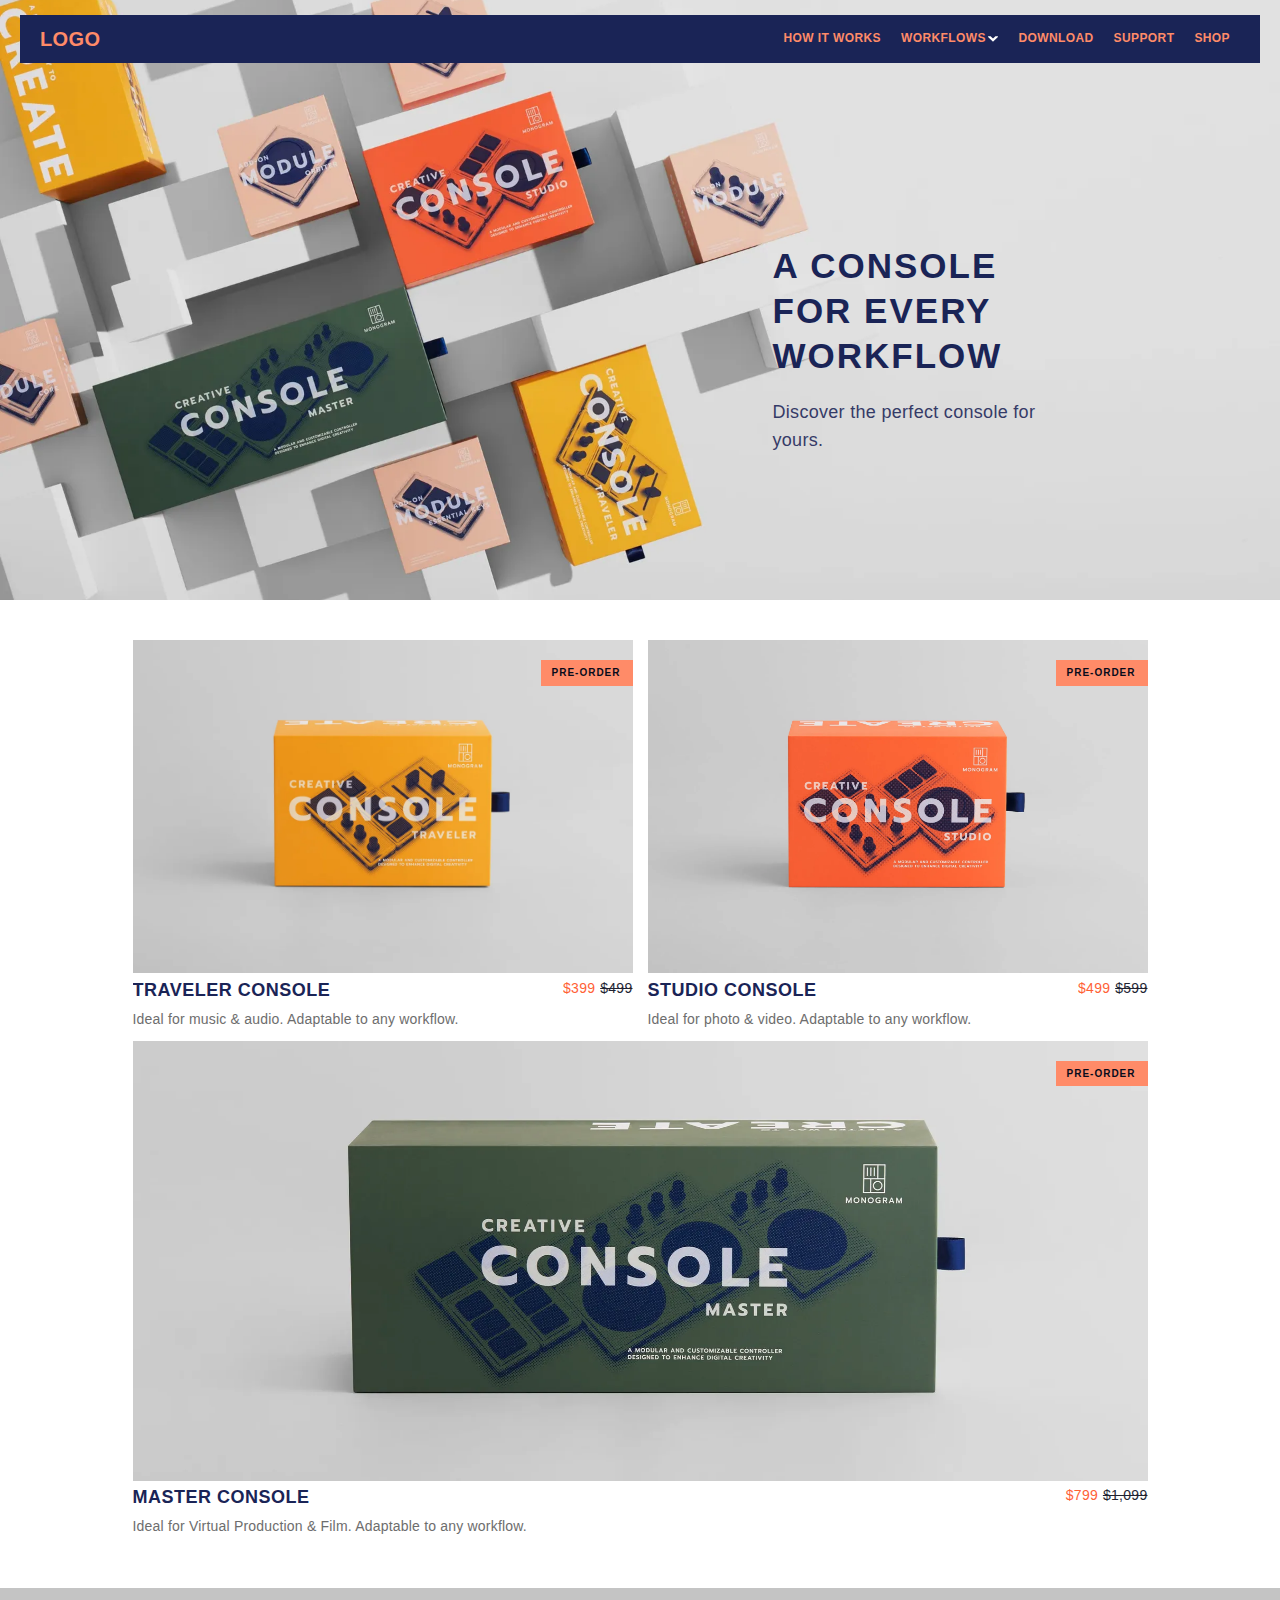
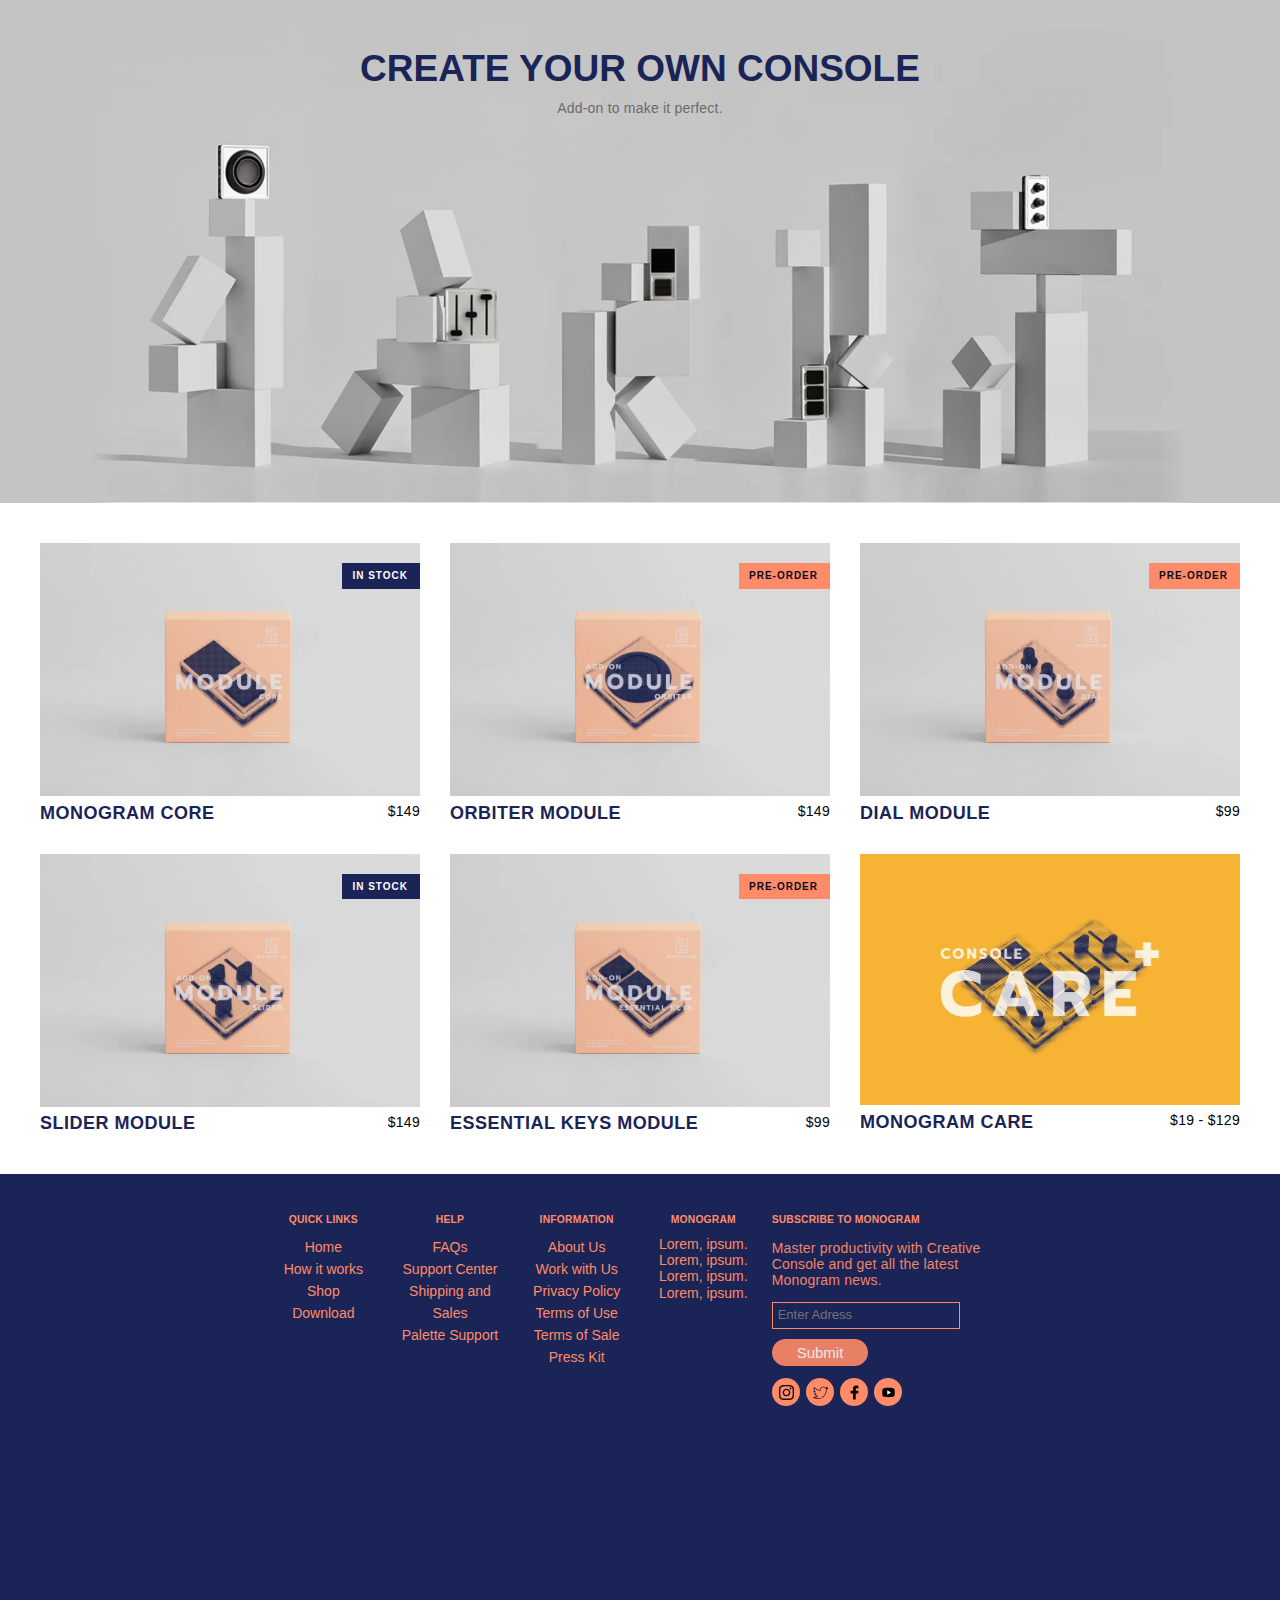
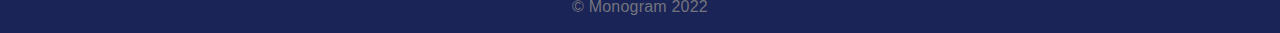
<file: index.html>
<!DOCTYPE html>
<html lang="en">
  <head>
    <meta charset="UTF-8" />
    <meta http-equiv="X-UA-Compatible" content="IE=edge" />
    <meta name="viewport" content="width=device-width, initial-scale=1.0" />
    <title>Document</title>
    <link rel="stylesheet" href="CSS/normalize.css" />
    <link rel="stylesheet" href="CSS/style.css" />
  </head>
  <body>
    <div class="navbar">
      <header class="navbar-header">
        <a href="#" class="logo">LOGO</a>
        <div class="menu-btn">
          <div class="menu-btn__burger"></div>
        </div>
        <nav>
          <ul class="navbar-items">
            <li><a href="#" class="navbar-item">How it works</a></li>
            <li class="dropdown">
              <a href="#" class="navbar-item"
                >Workflows <img src="/svg/arrow-down.svg"
              /></a>
              <ul class="dropdown-menu">
                <li><a href="#" class="navbar-item">Photo Editing</a></li>
                <li><a href="#" class="navbar-item">Video & Filmmanking</a></li>
                <li><a href="#" class="navbar-item">Music & Audio</a></li>
                <li><a href="#" class="navbar-item">Virtual Production</a></li>
              </ul>
            </li>
            <li><a href="#" class="navbar-item">Download</a></li>
            <li><a href="#" class="navbar-item">Support</a></li>
            <li><a href="#" class="navbar-item">Shop</a></li>
          </ul>
        </nav>
      </header>
    </div>
    <div class="introduction">
      <div class="introduction__flex">
        <div class="introduction__flex-container">
          <h1>a console for every workflow</h3>
          <p>Discover the perfect console for yours.</p>
        </div>
      </div>
    </div>
    <section class="products">
      <div class="products__container">
        <article id="TR">
          <div class="item">
            <div class="item__image">
              <a class="image-main" href="#"><img src="/images/item1-1x.webp" /></a>
              <a class="image-hover" href="#"
              ><img src="/images/item1-hover-1x.webp"
            /></a>
              <span class="badge badge--po">Pre-Order</span>
            </div>
            <div class="item__about">
              <header class="item__header">
                <h3>traveler console</h3>
                <div class="item__price">
                  <span class="price price--reduced">$399</span>
                  <span class="price price--full">$499</span>
                </div>
              </header>
              <p>Ideal for music & audio. Adaptable to any workflow.</p>
            </div>
          </div>
        </article>
        <article id="SC">
          <div class="item">
            <div class="item__image">
              <a class="image-main" href="#"><img src="/images/item2-1x.webp" /></a>
              <a class="image-hover" href="#"
              ><img src="/images/item2-hover-1x.webp"
            /></a>
              <span class="badge badge--po">Pre-Order</span>
            </div>
            <div class="item__about">
              <header class="item__header">
                <h3>studio console</h3>
                <div class="item__price">
                  <span class="price price--reduced">$499</span>
                  <span class="price price--full">$599</span>
                </div>
              </header>
              <p>Ideal for photo & video. Adaptable to any workflow.</p>
            </div>
          </div>
        </article>
        <article id="MC">
          <div class="item">
            <div class="item__image">
              <a class="image-main" href="#"><img src="/images/item3-1x.webp" /></a>
              <a class="image-hover" href="#"
              ><img src="/images/item3-hover-1x.webp"
            /></a>
              <span class="badge badge--po">Pre-Order</span>
            </div>
            <div class="item__about">
              <header class="item__header">
                <h3>master console</h3>
                <div class="item__price">
                  <span class="price price--reduced">$799</span>
                  <span class="price price--full">$1,099</span>
                </div>
              </header>
              <p>Ideal for Virtual Production & Film. Adaptable to any workflow.</p>
            </div>
        </article>
            </section>
            <section>
        <div class="banner">
          <div class="banner__image">
            <img src="/images/shop-banner-module.webp" />
          </div>
          <div class="banner__content">
            <h2>create your own console</h2>
            <p>Add-on to make it perfect.</p>
          </div>
        </div>
      </div>
    </section>
    <section class="products2">
      <div class="products2__container">
        <article>
          <div class="item">
            <div class="item__image">
              <a class="image-main" href="#"><img src="/images/product1-1x.webp" /></a>
              <a class="image-hover" href="#"
                ><img src="/images/product1-hover-1x.webp"
              /></a>
              <span class="badge badge--is">in Stock</span>
            </div>
            <div class="item__about">
              <header class="item__header">
                <h3>Monogram core</h3>
                <div class="item__price">
                  <span class="price price-full-s">$149</span>
                </div>
              </header>
            </div>
          </div>
        </article>
        <article>
          <div class="item">
            <div class="item__image">
              <a class="image-main" href="#"><img src="/images/product2-1x.webp" /></a>
              <a class="image-hover" href="#"
                ><img src="/images/product2-hover-1x.webp"
              /></a>
              <span class="badge badge--po">Pre-Order</span>
            </div>
            <div class="item__about">
              <header class="item__header">
                <h3>orbiter module</h3>
                <div class="item__price">
                  <span class="price price-full-s">$149</span>
                </div>
              </header>
            </div>
          </div>
        </article>
        <article>
          <div class="item">
            <div class="item__image">
              <a class="image-main" href="#"><img src="/images/product3-1x.webp" /></a>
              <a class="image-hover" href="#"
                ><img src="/images/product3-hover-1x.webp"
              /></a>
              <span class="badge badge--po">Pre-Order</span>
            </div>
            <div class="item__about">
              <header class="item__header">
                <h3>dial module</h3>
                <div class="item__price">
                  <span class="price price-full-s">$99</span>
                </div>
              </header>
            </div>
          </div>
        </article>
        <article>
          <div class="item">
            <div class="item__image">
              <a class="image-main" href="#"><img src="/images/product4-1x.webp" /></a>
              <a class="image-hover" href="#"
                ><img src="/images/product4-hover-1x.webp"
              /></a>
              <span class="badge badge--is">in stock</span>
            </div>
            <div class="item__about">
              <header class="item__header">
                <h3>slider module</h3>
                <div class="item__price">
                  <span class="price price-full-s">$149</span>
                </div>
              </header>
            </div>
          </div>
        </article>
        <article>
          <div class="item">
            <div class="item__image">
              <a class="image-main" href="#"><img src="/images/product5-1x.webp" /></a>
              <a class="image-hover" href="#"
                ><img src="/images/product5-hover-1x.webp"
              /></a>
              <span class="badge badge--po">Pre-Order</span>
            </div>
            <div class="item__about">
              <header class="item__header">
                <h3>essential keys module</h3>
                <div class="item__price">
                  <span class="price price-full-s">$99</span>
                </div>
              </header>
            </div>
          </div>
        </article>
        <article>
          <div class="item">
            <div class="item__image">
              <a class="image-main" href="#"><img src="/images/product6-1x.webp" /></a>
              <a class="image-hover" href="#"
                ><img src="/images/product6-hover-1x.webp"
              /></a>
            </div>
            <div class="item__about">
              <header class="item__header">
                <h3>monogram care</h3>
                <div class="item__price">
                  <span class="price price-full-s">$19 - $129</span>
                </div>
              </header>
            </div>
          </div>
        </article>
      </div>
    </section>
    <footer class="footer">
      <div class="footer__container">
        <div class="footer__subscribe">
          <h3>subscribe to monogram</h3>
          <p>
            Master productivity with Creative Console and get all the latest
            Monogram news.
          </p>
          <form action="#">
            <div class="footer__submit">
              <input type="email" placeholder="Enter Adress" required />
              <button class="btn btn--submit">Submit</button>
            </div>
          </form>
          <div class="footer__icons">
            <div class="icon__container">
              <a href="#">
                <img
                  class="icon icon--primary"
                  src="/svg/instagram.svg"
                  alt="instagram"
                />
              </a>
            </div>
            <div class="icon__container">
              <a href="#">
                <img
                  class="icon icon--primary"
                  src="/svg/twitter.svg"
                  alt="twitter"
                />
              </a>
            </div>
            <div class="icon__container">
              <a href="#">
                <img
                  class="icon icon--primary"
                  src="/svg/facebook.svg"
                  alt="facebook"
                />
              </a>
            </div>
            <div class="icon__container">
              <a href="#">
                <img
                  class="icon icon--primary"
                  src="/svg/youtube.svg"
                  alt="youtube"
                />
              </a>
            </div>
          </div>
        </div>
        <div class="content__container fc__item1">
          <h3>Monogram</h3>
          <ul class="list">
            <li>Lorem, ipsum.</li>
            <li>Lorem, ipsum.</li>
            <li>Lorem, ipsum.</li>
            <li>Lorem, ipsum.</li>
          </ul>
        </div>
        <div class="content__container fc__item2">
          <h3>Quick Links</h3>
          <ul class="list list-links">
            <li><a href="#">Home</a></li>
            <li><a href="#">How it works</a></li>
            <li><a href="#">Shop</a></li>
            <li><a href="#">Download</a></li>
          </ul>
        </div>
        <div class="content__container fc__item3">
          <h3>help</h3>
          <ul class="list list-links">
            <li><a href="#">FAQs</a></li>
            <li><a href="#">Support Center</a></li>
            <li><a href="#">Shipping and Sales</a></li>
            <li><a href="#">Palette Support</a></li>
          </ul>
        </div>
        <div class="content__container fc__item4">
          <h3>information</h3>
          <ul class="list list-links">
            <li><a href="#">About Us</a></li>
            <li><a href="#">Work with Us</a></li>
            <li><a href="#">Privacy Policy</a></li>
            <li><a href="#">Terms of Use</a></li>
            <li><a href="#">Terms of Sale</a></li>
            <li><a href="#">Press Kit</a></li>
          </ul>
        </div>
        <div class="footer__copyright">
          <p>© Monogram 2022</p>
        </div>
      </div>
    </footer>
  </body>
  <script src="/JS.js"></script>
</html>
</file>
<file: CSS/style.css>
html {
  font-size: 62.5%;
  font-family: sans-serif;
}

:root {
  /* Color Pallete */
  --color--primary: #1a2456;
  --color--secondary: #ff501c;
  --color--accent: #ff8b68;
  --color--accent-secondary: #080b1b;
  --color--background: #f0efed;
}

h1 {
  font-size: 3.5rem;
  color: var(--color--primary);
  letter-spacing: 2px;
  line-height: 4.5rem;
  text-align: left;
  text-transform: uppercase;
  margin-bottom: 0;
}

p {
  font-size: 1.4rem;
  color: #666;
  opacity: 0.95;
  letter-spacing: 0.2px;
}

/* Badges */
.badge {
  font-size: 1rem;
  font-weight: 700;
  text-transform: uppercase;
  letter-spacing: 1px;
  padding: 7px 12px 7px 10px;
}

.badge--po {
  color: var(--color--accent-secondary);
  background-color: var(--color--accent);
}

.badge--is {
  background-color: var(--color--primary);
  color: #fff;
}

/* Items*/
/* Featured Items */
.item {
  max-width: 500px;
  overflow: hidden;
}

.item__image {
  position: relative;
}

.item__image .image-hover {
  position: absolute;
  top: 0;
  left: 0;
  right: 0;
  object-fit: contain;
  opacity: 0;
  transition: opacity 0.5s;
}

.item__image:hover .image-hover {
  opacity: 1;
}

.item__image span {
  position: absolute;
  top: 20px;
  right: 0;
}
.item__image img {
  height: 100%;
  width: 100%;
}

.item__about h3 {
  color: var(--color--primary);
  font-size: 1.8rem;
  letter-spacing: 0.5px;
  text-transform: uppercase;
  margin-top: 0.4rem;
  margin-bottom: 0;
}

.item__about p {
  margin-top: 1rem;
}

.item__header {
  display: flex;
  flex-direction: row;
  justify-content: space-between;
  align-items: center;
}

.price {
  font-size: 1.4rem;
  letter-spacing: 0.3px;
}

.price--reduced {
  color: var(--color--secondary);
  opacity: 0.9;
  margin-right: 0.2rem;
}

.price--full {
  color: var(--color--accent-secondary);
  text-decoration: line-through;
  opacity: 0.9;
}

.price--full-s {
  color: var(--color--accent-secondary);
  text-decoration: none;
  opacity: 0.9;
}

/* Button */
.btn {
  font-size: 1.5rem;
  padding: 7px 15px;
  border-radius: 30px;
  border-style: none;
}

.btn--primary {
  font-weight: bold;
  color: #fff;
  background-color: var(--color--accent-secondary);
  opacity: 0.9;
}

.btn--submit {
  background-color: var(--color--accent);
  color: #fff;
  padding: 5px 25px;
  opacity: 0.9;
}

/* Icons */
.icon {
  height: 15px;
  width: 15px;
}

.icon--primary {
  fill: var(--color--primary);
}

.icon__container {
  width: 28px;
  height: 28px;
  background-color: var(--color--accent);
  display: flex;
  justify-content: center;
  align-items: center;
  border-radius: 50%;
}

.icon__container a {
  width: 50%;
  height: 50%;
}

/* Lists */
.list {
  font-size: 1.4rem;
  padding: 0;
  margin-top: 0;
  list-style: none;
}

.list-links {
  line-height: 22px;
}
/* Introduction Section */
.introduction {
  background-image: url(/images/shop-small-1x.webp);
  background-position-x: 65%;
  background-position-y: 50%;
  background-size: cover;
  min-height: 56rem;
  overflow: hidden;
}

.introduction__flex {
  display: flex;
  justify-content: center;
}

.introduction__flex-container {
  max-width: 295px;
  position: relative;
  top: 21rem;
  margin: 0 auto;
  padding: 0 3.5rem;
}

.introduction__flex-container p {
  font-size: 1.8rem;
  color: var(--color--primary);
  opacity: 0.87;
  line-height: 2.8rem;
  letter-spacing: 0.3px;
  margin-top: 2rem;
}

@media screen and (min-width: 768px) {
  .introduction {
    background-image: url(/images/shop-1x.webp);
    background-position-x: 100%;
    min-height: 60rem;
  }

  .introduction__flex-container {
    top: 22rem;
    right: -16rem;
  }
}

@media screen and (min-width: 1200px) {
  .introduction__flex-container {
    top: 22rem;
    right: -28rem;
  }
}

/* Products Section */
.products {
  margin: 2rem;
}

.products__container {
  margin: auto;
}

@media screen and (min-width: 768px) {
  .products {
    margin: 3rem;
  }

  .products__container {
    display: grid;
    grid-template-columns: repeat(2, 1fr);
    column-gap: 15px;
    max-width: 1015px;
  }

  #MC {
    grid-column: 1/3;
  }

  #MC .item {
    max-width: none;
    margin-top: 0;
  }

  #MC img {
    max-height: 440px;
    object-fit: cover;
  }

  #TC .item,
  #SC .item {
    margin-bottom: 0;
  }
}

/* Products2 Section */
.products2 {
  margin: 2rem;
}

.products2__container {
  margin: auto;
}

@media screen and (min-width: 768px) {
  .products2 {
    margin: 3rem;
  }

  .products2__container {
    display: grid;
    grid-template-columns: repeat(2, 1fr);
    grid-template-rows: repeat(3, 1fr);
    gap: 30px;
    max-width: 1030px;
  }

  .products2 .item {
    margin: 0;
  }
}

@media screen and (min-width: 1200px) {
  .products {
    margin: 4rem;
  }

  .products2 {
    margin: 4rem;
  }

  .products2__container {
    grid-template-columns: repeat(3, 1fr);
    grid-template-rows: repeat(2, 1fr);
    max-width: 1200px;
  }
}

/*Banner*/
.banner {
  background-color: #c4c4c4;
  width: 100%;
  display: flex;
  justify-content: center;
  text-align: center;
  position: relative;
  overflow: hidden;
}

.banner__image {
  max-width: 1100px;
  min-height: 315px;
}

.banner__image img {
  width: 100%;
  height: 100%;
  object-fit: contain;
  object-position: 50% 100%;
}

.banner__content h2 {
  color: var(--color--primary);
  font-size: 3.5rem;
  text-transform: uppercase;
  margin: 6rem 0 1rem 0;
}

.banner__content p {
  margin-top: 0rem;
}

.banner__content {
  position: absolute;
}

@media screen and (min-width: 768px) {
  .banner__content h2 {
    font-size: 3.7rem;
  }
}

@media screen and (min-width: 1024px) {
  .banner__image {
    min-height: 400px;
  }
}

/* Footer */
.footer {
  background-color: var(--color--primary);
  color: var(--color--accent);
  overflow: hidden;
  width: 100%;
}

.footer__container {
  max-width: 420px;
  margin: 4rem auto 0 auto;
  display: grid;
  gap: 10px;
  grid-template-columns: repeat(2, 1fr);
  grid-template-rows: auto;
  grid-template-areas:
    "subscribe subscribe"
    "about     menu"
    "help      info"
    "cr        cr";
}

.footer h3 {
  font-size: 1.03rem;
  font-weight: 800;
  margin-top: 0;
  letter-spacing: 0.2px;
  text-transform: uppercase;
}

.footer p {
  color: var(--color--accent);
}

.footer__icons {
  display: flex;
  flex-direction: row;
  gap: 6px;
  margin: 1.2rem 0;
}

.footer__submit {
  display: flex;
  flex-direction: row;
  flex-wrap: wrap;
  gap: 10px;
}

.footer__subscribe {
  max-width: 300px;
  margin: 0 auto;
  grid-area: subscribe;
}

.footer__subscribe input {
  max-width: 180px;
  padding: 5px 5px;
  font-size: 1.3rem;
  background-color: var(--color--primary);
  color: var(--color--accent);
  border: 0.5px solid var(--color--accent);
  outline: 0;
}

.fc__item1 {
  grid-area: about;
}
.fc__item1 {
  grid-area: menu;
}
.fc__item1 {
  grid-area: help;
}
.fc__item1 {
  grid-area: info;
}
.footer__copyright {
  grid-area: cr;
  padding-top: 1.5rem;
}

.content__container {
  display: flex;
  flex-direction: column;
  align-items: center;
  text-align: center;
}

.content__container a {
  color: var(--color--accent);
  text-decoration: none;
  transition: 0.5s;
}

.content__container a:hover {
  color: #fc693c;
  text-decoration: underline;
}

.footer__copyright p {
  font-size: 1.6rem;
  color: #888;
  text-align: center;
  opacity: 0.8;
}

@media screen and (min-width: 768px) {
  .footer__container {
    margin: 4rem auto 0 auto;
    max-width: 500px;
    gap: 10px;
    grid-template-columns: repeat(3, 1fr);
    grid-template-rows: auto;
    grid-template-areas:
      "about subscribe subscribe"
      "menu  help      info"
      "cr    cr        cr";
  }
}

@media screen and (min-width: 992px) {
  .footer__container {
    max-width: 750px;
    margin: 4rem auto 0 auto;
    column-gap: 10px;
    grid-template-columns: repeat(6, 1fr);
    grid-template-rows: repeat(2, 1fr);
    grid-template-areas:
      "about menu help info subscribe subscribe"
      "cr    cr   cr   cr   cr        cr";
  }

  .footer__copyright {
    margin-top: auto;
  }
}

/* MENU */
/* Menu-Header */
.navbar {
  position: fixed;
  left: 0;
  right: 0;
  display: flex;
  padding: 1.5rem 2rem;
  min-width: 80vw;
  min-height: 48px;
  z-index: 100;
}

.navbar-header {
  background: var(--color--primary);
  width: 100%;
  display: flex;
  align-items: center;
  justify-content: space-between;
  position: relative;
  padding: 0.2rem 2rem;
}

.navbar-header a {
  font-size: 1.2rem;
  font-weight: 600;
  text-decoration: none;
  text-transform: uppercase;
  letter-spacing: 0.4px;
  color: var(--color--accent);
  transition: color 0.3s;
}

.navbar-header a:hover {
  color: #fcb9a4;
}

.navbar-header ul {
  list-style: none;
}

.navbar .logo {
  font-size: 2rem;
}

.navbar-items {
  display: flex;
  align-items: center;
  padding-left: 0;
}

.navbar-items li {
  padding: 0.5rem 1rem;
}

.navbar-item {
  display: flex;
  justify-content: space-between;
  align-items: center;
}

.navbar-item img {
  height: 10px;
  padding: 1px 0 0 2.5px;
}

/* Menu-DropDown */
.dropdown {
  position: relative;
}

.dropdown-menu {
  background: #fff;
  box-shadow: 0 0 4px 1px rgba(0, 0, 0, 0.4);
  top: 50px;
  left: 0;
  padding-left: 0;
  position: absolute;
  opacity: 0;
  visibility: hidden;
  width: 180%;
  transition: all 0.3s ease;
}

.dropdown-menu a {
  color: #666;
  letter-spacing: 2px;
}

.dropdown:hover .dropdown-menu {
  top: 34px;
  opacity: 1;
  visibility: visible;
}

/* Menu-Button */
.menu-btn {
  position: relative;
  display: none;
  align-items: center;
  width: 30px;
  height: 30px;
  cursor: pointer;
  transition: all 0.5s ease-in-out;
  background-color: var(--color--primary);
}

.menu-btn__burger {
  width: 30px;
  height: 4px;
  background: var(--color--accent);
  border-radius: 5px;
  transition: all 0.5s ease-in-out;
}

.menu-btn__burger::before,
.menu-btn__burger::after {
  content: "";
  position: absolute;
  width: 30px;
  height: 4px;
  background-color: var(--color--accent);
  border-radius: 5px;
  transition: all 0.5s ease-in-out;
}

.menu-btn__burger::before {
  transform: translateY(-11px);
}

.menu-btn__burger::after {
  transform: translateY(11px);
}

/* Button Animation */
.menu-btn.open .menu-btn__burger {
  transform: translateX(-50px);
  background: transparent;
}

.menu-btn.open .menu-btn__burger::before {
  transform: rotate(45deg) translate(35px, -35px);
}

.menu-btn.open .menu-btn__burger::after {
  transform: rotate(-45deg) translate(35px, 35px);
}

@media screen and (max-width: 991px) {
  .navbar-header a {
    font-size: 2rem;
    line-height: 3.9rem;
  }

  .menu-btn {
    position: absolute;
    right: 20px;
    display: flex;
  }

  .navbar-header .navbar-items {
    position: absolute;
    height: 100vh;
    width: 100%;
    max-width: 350px;
    top: -10px;
    left: -20px;
    background-color: var(--color--primary);
    display: block;
    padding: 1rem;
    line-height: 3rem;
    overflow-y: auto;
    opacity: 0;
    transform: translateX(-10vw);
    transition: all 0.3s ease-out;
    visibility: hidden;
    z-index: 999;
  }

  .navbar-items.open {
    opacity: 1;
    visibility: visible;
    transform: translateY(0);
  }
}
</file>
